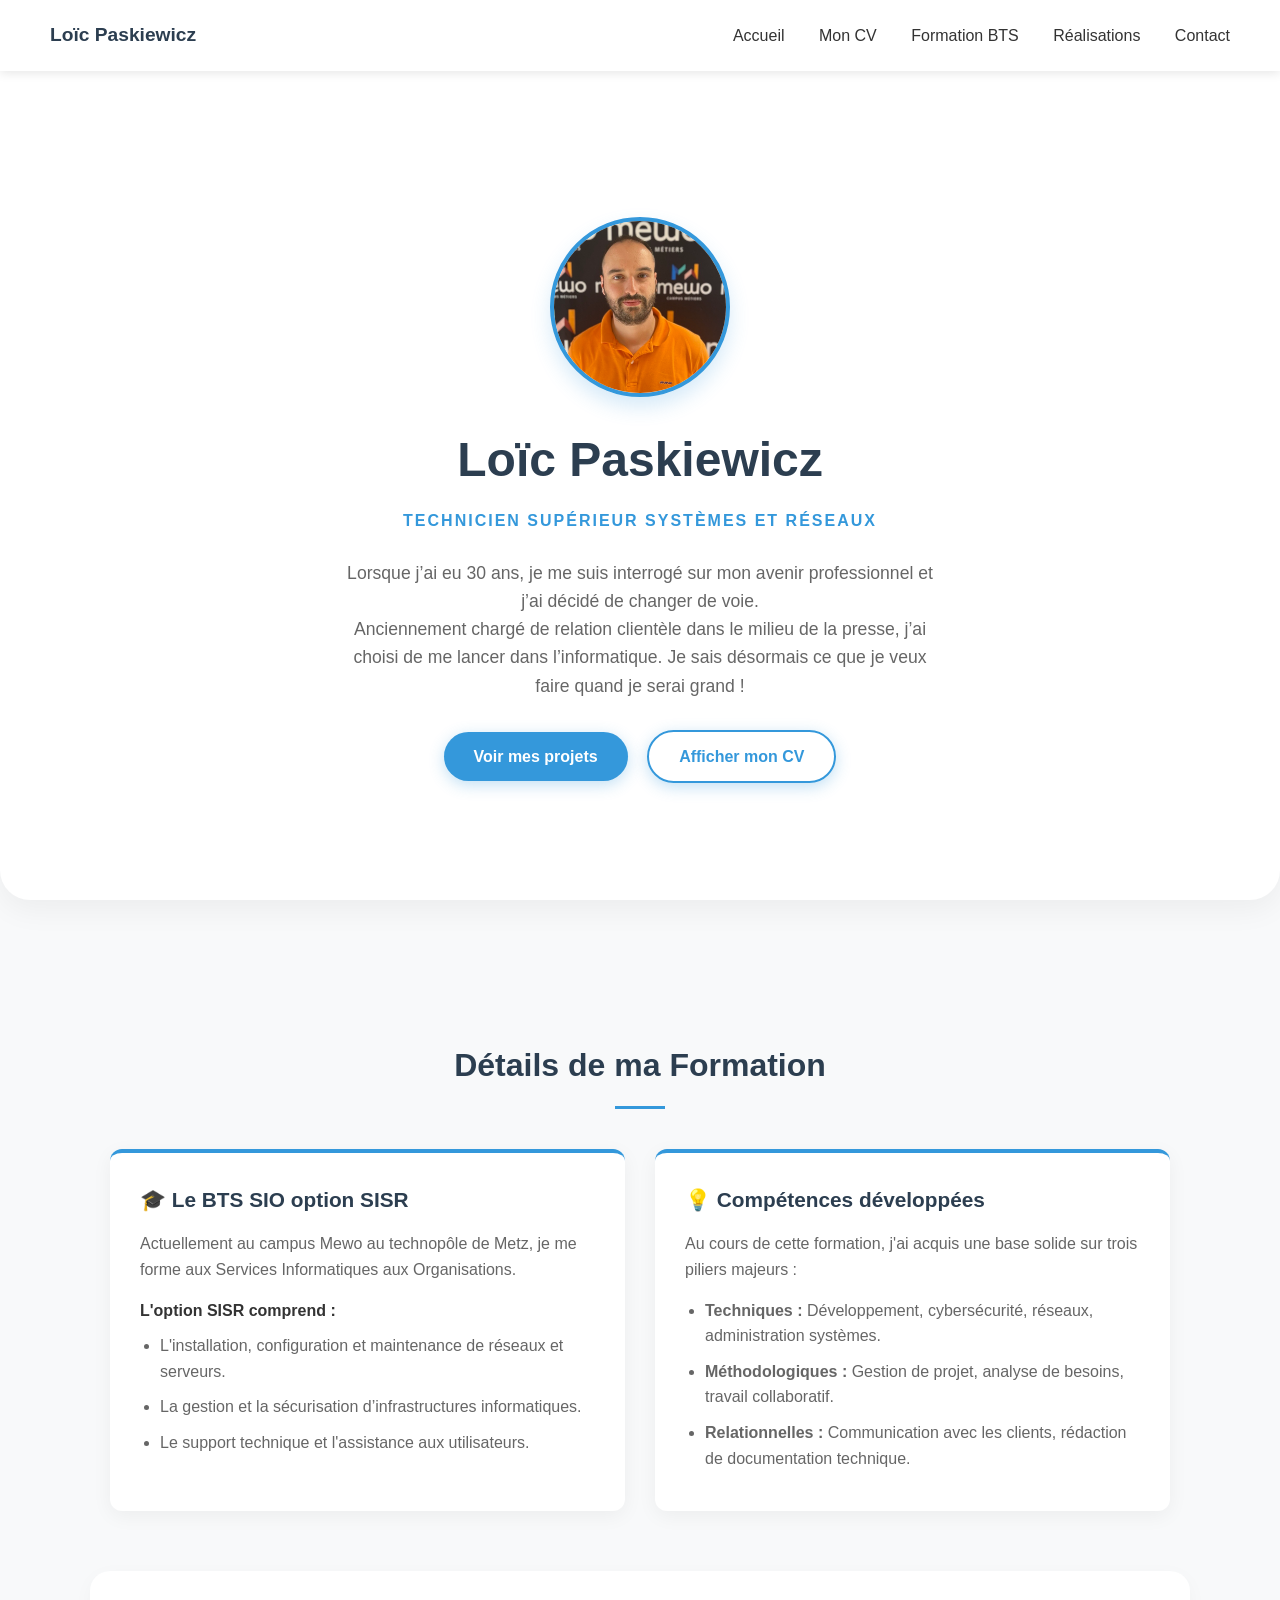
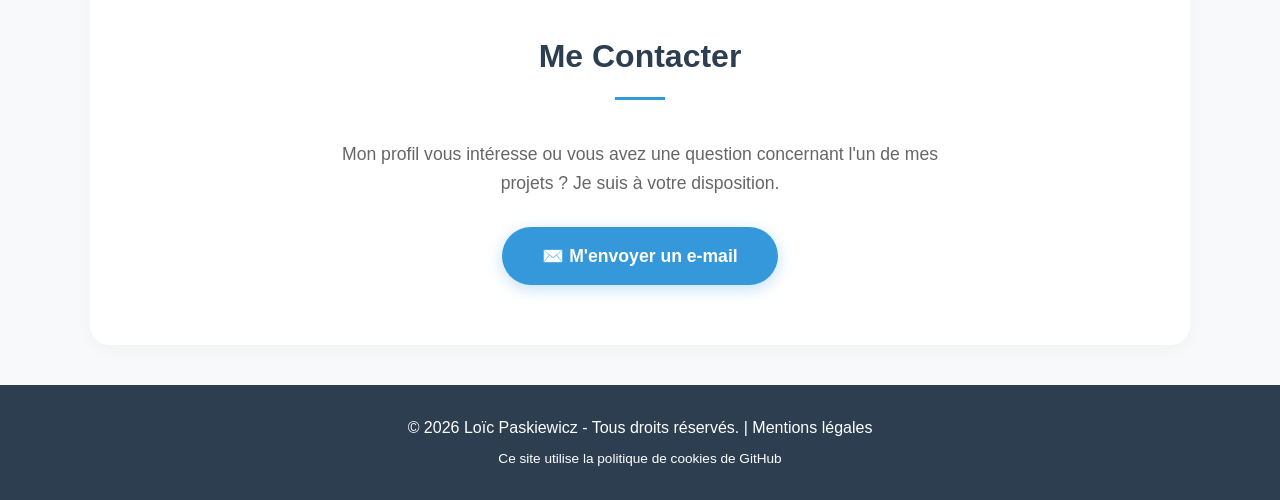
<file: index.html>
<!DOCTYPE html>
<html lang="fr">
<head>
    <meta charset="UTF-8">
    <meta name="viewport" content="width=device-width, initial-scale=1.0">
    <title>Portfolio - Loïc Paskiewicz | BTS SIO SISR</title>
    <style>
        :root {
            --primary-color: #2c3e50;
            --accent-color: #3498db;
            --accent-hover: #2980b9;
            --bg-color: #f8f9fa;
            --section-bg: #ffffff;
            --text-color: #333333;
            --text-light: #666666;
        }

        * {
            margin: 0;
            padding: 0;
            box-sizing: border-box;
            scroll-behavior: smooth;
        }

        body {
            font-family: 'Segoe UI', Tahoma, Geneva, Verdana, sans-serif;
            background-color: var(--bg-color);
            color: var(--text-color);
            line-height: 1.6;
        }

        /* Navigation */
        nav {
            background-color: white;
            box-shadow: 0 2px 10px rgba(0,0,0,0.1);
            position: fixed;
            width: 100%;
            top: 0;
            z-index: 1000;
            display: flex;
            justify-content: space-between;
            padding: 20px 50px;
            align-items: center;
        }

        .logo { font-weight: bold; font-size: 1.2rem; color: var(--primary-color); }
        .nav-links a { text-decoration: none; color: var(--text-color); margin-left: 30px; font-weight: 500; transition: color 0.3s; }
        .nav-links a:hover { color: var(--accent-color); }

        /* Sections */
        section { padding: 100px 20px 60px; max-width: 1100px; margin: 0 auto; }
        .section-title { color: var(--primary-color); font-size: 2rem; text-align: center; margin-bottom: 40px; position: relative; }
        .section-title::after { content: ''; display: block; width: 50px; height: 3px; background: var(--accent-color); margin: 15px auto 0; }

        /* Hero */
        .hero { display: flex; align-items: center; justify-content: center; min-height: 100vh; text-align: center; flex-direction: column; background-color: var(--section-bg); border-radius: 0 0 30px 30px; box-shadow: 0 10px 30px rgba(0,0,0,0.05); margin-bottom: 40px; padding-top: 100px; }
        .profile-photo { width: 180px; height: 180px; border-radius: 50%; object-fit: cover; border: 4px solid var(--accent-color); box-shadow: 0 10px 20px rgba(52, 152, 219, 0.2); margin-bottom: 25px; }
        .hero h1 { font-size: 3rem; color: var(--primary-color); margin-bottom: 10px; }
        .hero-subtitle { color: var(--accent-color); font-weight: bold; text-transform: uppercase; letter-spacing: 2px; margin-bottom: 25px; }
        .intro-text { max-width: 600px; color: var(--text-light); font-size: 1.1rem; margin-bottom: 30px; }

        /* Boutons */
        .btn { display: inline-block; background-color: var(--accent-color); color: white; padding: 12px 30px; text-decoration: none; border-radius: 50px; font-weight: bold; transition: all 0.3s ease; box-shadow: 0 4px 15px rgba(52, 152, 219, 0.3); border: none; cursor: pointer; }
        .btn:hover { background-color: var(--accent-hover); transform: translateY(-2px); }
        .btn-outline { background-color: transparent; color: var(--accent-color); border: 2px solid var(--accent-color); margin-left: 15px; }
        .btn-outline:hover { background-color: var(--accent-color); color: white; }
        .btn-large { padding: 15px 40px; font-size: 1.1rem; }

        /* Grilles & Cartes */
        .info-grid, .projects-grid { display: grid; grid-template-columns: repeat(auto-fit, minmax(300px, 1fr)); gap: 30px; }
        .card, .project-card { background: white; padding: 30px; border-radius: 12px; box-shadow: 0 5px 20px rgba(0,0,0,0.05); }
        .card { border-top: 4px solid var(--accent-color); }
        .card h3, .project-content h4 { color: var(--primary-color); margin-bottom: 15px; font-size: 1.3rem; }
        .card ul { padding-left: 20px; color: var(--text-light); }
        .card li { margin-bottom: 10px; }
        .project-card { padding: 0; overflow: hidden; transition: transform 0.3s; }
        .project-card:hover { transform: translateY(-5px); }
        .project-img { width: 100%; height: 200px; background-color: #e9ecef; display: flex; align-items: center; justify-content: center; color: #aaa; }
        .project-content { padding: 25px; }
        .project-content p { color: var(--text-light); font-size: 0.95rem; margin-bottom: 15px; }

        /* Contact Section */
        #contact {
            text-align: center;
            background-color: var(--section-bg);
            border-radius: 20px;
            box-shadow: 0 5px 20px rgba(0,0,0,0.03);
            margin-bottom: 40px;
            padding: 60px 20px;
        }

        footer { background-color: var(--primary-color); color: white; text-align: center; padding: 30px 20px; margin-top: 20px; }

        @media (max-width: 768px) {
            nav { flex-direction: column; padding: 15px; }
            .nav-links { margin-top: 15px; display: flex; flex-wrap: wrap; justify-content: center; gap: 10px; }
            .nav-links a { margin: 0 5px; font-size: 0.9rem; }
            .hero h1 { font-size: 2.2rem; }
            .btn-outline { margin-left: 0; margin-top: 15px; }
        }
    </style>
</head>
<body>

    <nav>
        <div class="logo">Loïc Paskiewicz</div>
        <div class="nav-links">
            <a href="#accueil">Accueil</a>
            <a href="cv.html">Mon CV</a>
            <a href="#formation">Formation BTS</a>
            <a href="realisations.html">Réalisations</a>
            <a href="#contact">Contact</a>
        </div>
    </nav>

    <header id="accueil" class="hero">
        <img src="moi mewo.jpg" alt="Loïc Paskiewicz" class="profile-photo">
        <h1>Loïc Paskiewicz</h1>
        <div class="hero-subtitle">Technicien Supérieur Systèmes et Réseaux</div>
        <div class="intro-text">
            <p>Lorsque j’ai eu 30 ans, je me suis interrogé sur mon avenir professionnel et j’ai décidé de changer de voie.</p>
            <p>Anciennement chargé de relation clientèle dans le milieu de la presse, j’ai choisi de me lancer dans l’informatique. Je sais désormais ce que je veux faire quand je serai grand !</p>
        </div>
        <div>
            <a href="#realisations" class="btn">Voir mes projets</a>
            <a href="cv.html" class="btn btn-outline">Afficher mon CV</a>
        </div>
    </header>

    <section id="formation">
        <h2 class="section-title">Détails de ma Formation</h2>
        <div class="info-grid">
            <div class="card">
                <h3>🎓 Le BTS SIO option SISR</h3>
                <p style="margin-bottom: 15px; color: var(--text-light);">Actuellement au campus Mewo au technopôle de Metz, je me forme aux Services Informatiques aux Organisations.</p>
                <strong>L'option SISR comprend :</strong>
                <ul style="margin-top: 10px;">
                    <li>L'installation, configuration et maintenance de réseaux et serveurs.</li>
                    <li>La gestion et la sécurisation d’infrastructures informatiques.</li>
                    <li>Le support technique et l'assistance aux utilisateurs.</li>
                </ul>
            </div>
            <div class="card">
                <h3>💡 Compétences développées</h3>
                <p style="margin-bottom: 15px; color: var(--text-light);">Au cours de cette formation, j'ai acquis une base solide sur trois piliers majeurs :</p>
                <ul style="margin-top: 10px;">
                    <li><strong>Techniques :</strong> Développement, cybersécurité, réseaux, administration systèmes.</li>
                    <li><strong>Méthodologiques :</strong> Gestion de projet, analyse de besoins, travail collaboratif.</li>
                    <li><strong>Relationnelles :</strong> Communication avec les clients, rédaction de documentation technique.</li>
                </ul>
            </div>
        </div>
    </section>

    

    <section id="contact">
        <h2 class="section-title">Me Contacter</h2>
        <p style="margin-bottom: 30px; color: var(--text-light); font-size: 1.1rem; max-width: 600px; margin-left: auto; margin-right: auto;">
            Mon profil vous intéresse ou vous avez une question concernant l'un de mes projets ? Je suis à votre disposition.
        </p>
        <!-- Bouton mailto -->
        <a href="mailto:lpskie@gmx.com" class="btn btn-large">✉️ M'envoyer un e-mail</a>
    </section>

    <footer>
        <p>© 2026 Loïc Paskiewicz - Tous droits réservés. | Mentions légales</p>
<p style="margin-top: 8px; font-size: 0.85rem;">Ce site utilise la politique de cookies de GitHub</p>
        
    </footer>

</body>
</html>
</file>
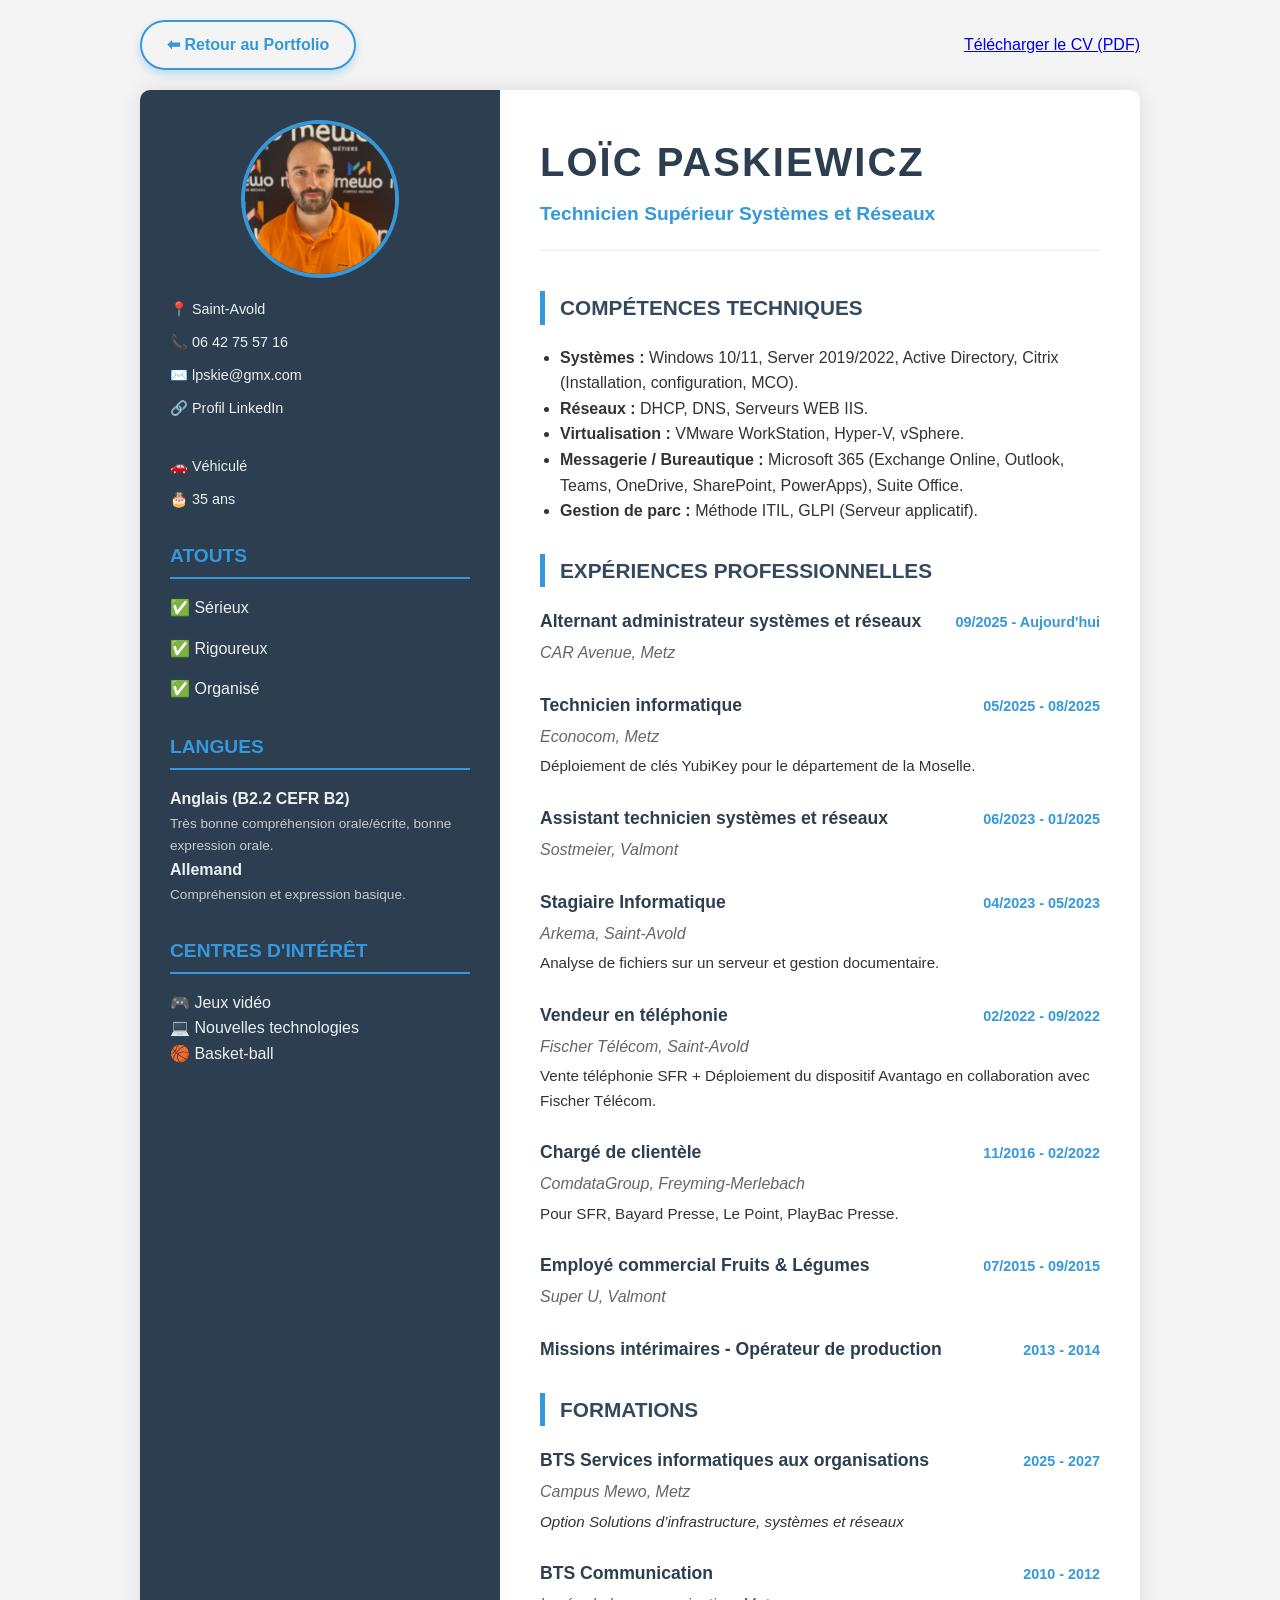
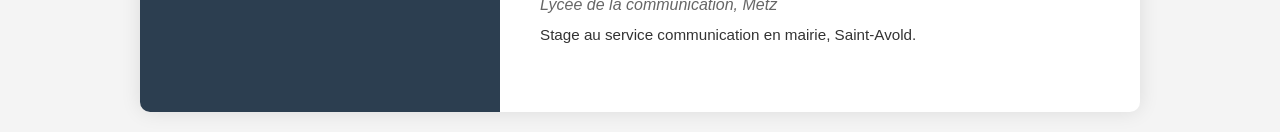
<file: cv.html>
<!DOCTYPE html>
<html lang="fr">
<head>
    <meta charset="UTF-8">
    <meta name="viewport" content="width=device-width, initial-scale=1.0">
    <title>CV - Loïc Paskiewicz</title>
    <style>
        :root {
            --primary-color: #2c3e50;
            --secondary-color: #34495e;
            --accent-color: #3498db;
            --accent-hover: #2980b9;
            --text-color: #333;
            --bg-color: #f4f4f4;
            --sidebar-bg: #2c3e50;
            --sidebar-text: #ecf0f1;
        }

        body {
            font-family: 'Segoe UI', Tahoma, Geneva, Verdana, sans-serif;
            line-height: 1.6;
            margin: 0;
            padding: 20px;
            background-color: var(--bg-color);
            color: var(--text-color);
        }

        /* Barre d'action en haut (Retour et Téléchargement) */
        .top-actions {
            max-width: 1000px;
            margin: 0 auto 20px auto;
            display: flex;
            justify-content: space-between;
            align-items: center;
        }

        .btn {
            display: inline-block;
            background-color: var(--accent-color);
            color: white;
            padding: 10px 25px;
            text-decoration: none;
            border-radius: 50px;
            font-weight: bold;
            transition: all 0.3s ease;
            box-shadow: 0 4px 10px rgba(52, 152, 219, 0.3);
            border: none;
        }

        .btn:hover {
            background-color: var(--accent-hover);
            transform: translateY(-2px);
        }

        .btn-outline {
            background-color: transparent;
            color: var(--accent-color);
            border: 2px solid var(--accent-color);
        }

        .btn-outline:hover {
            background-color: var(--accent-color);
            color: white;
        }

        /* Conteneur principal du CV */
        .container {
            display: flex;
            max-width: 1000px;
            margin: 0 auto;
            background: white;
            box-shadow: 0 0 20px rgba(0,0,0,0.1);
            border-radius: 10px;
            overflow: hidden;
        }

        /* Sidebar Styles */
        .sidebar {
            width: 300px;
            background-color: var(--sidebar-bg);
            color: var(--sidebar-text);
            padding: 30px;
            flex-shrink: 0;
        }

        .profile-photo {
            width: 150px;
            height: 150px;
            background-color: #ddd;
            border-radius: 50%;
            margin: 0 auto 20px;
            display: block;
            object-fit: cover;
            border: 4px solid var(--accent-color);
        }

        .sidebar h2 {
            color: var(--accent-color);
            font-size: 1.2rem;
            border-bottom: 2px solid var(--accent-color);
            padding-bottom: 5px;
            margin-top: 30px;
            margin-bottom: 15px;
            text-transform: uppercase;
        }

        .contact-info, .skills-list, .languages-list, .interests-list {
            list-style: none;
            padding: 0;
        }

        .contact-info li { margin-bottom: 10px; font-size: 0.9rem; }
        .contact-info strong { color: var(--accent-color); }
        .contact-info a { color: var(--sidebar-text); text-decoration: none; }
        .contact-info a:hover { color: var(--accent-color); }
        
        .skills-list li { margin-bottom: 15px; }
        .skills-sub {
            display: block;
            font-size: 0.85rem;
            opacity: 0.8;
            margin-top: 2px;
        }

        /* Main Content Styles */
        .main-content {
            flex-grow: 1;
            padding: 40px;
        }

        header {
            margin-bottom: 40px;
            border-bottom: 2px solid var(--bg-color);
            padding-bottom: 20px;
        }

        header h1 {
            margin: 0;
            color: var(--primary-color);
            font-size: 2.5rem;
            text-transform: uppercase;
            letter-spacing: 2px;
        }

        header .title {
            font-size: 1.2rem;
            color: var(--accent-color);
            font-weight: bold;
            margin-top: 5px;
        }

        .section-title {
            color: var(--secondary-color);
            border-left: 5px solid var(--accent-color);
            padding-left: 15px;
            margin-top: 30px;
            margin-bottom: 20px;
            text-transform: uppercase;
            font-size: 1.3rem;
        }

        .experience-item, .education-item { margin-bottom: 25px; }

        .job-header, .edu-header {
            display: flex;
            justify-content: space-between;
            align-items: baseline;
            margin-bottom: 5px;
        }

        .job-title {
            font-weight: bold;
            font-size: 1.1rem;
            color: var(--primary-color);
        }

        .company { font-style: italic; color: #666; }
        .date {
            color: var(--accent-color);
            font-weight: bold;
            font-size: 0.9rem;
            min-width: 120px;
            text-align: right;
        }
        .description { margin-top: 5px; font-size: 0.95rem; }

        /* Responsive Design */
        @media (max-width: 768px) {
            .top-actions { flex-direction: column; gap: 15px; }
            .container { flex-direction: column; }
            .sidebar { width: auto; padding: 20px; }
            .main-content { padding: 20px; }
            .job-header, .edu-header { flex-direction: column; }
            .date { text-align: left; margin-bottom: 5px; }
        }
    </style>
</head>
<body>

<div class="top-actions">
    <a href="index.html" class="btn btn-outline">⬅ Retour au Portfolio</a>
    <a href="CV.pdf" download>Télécharger le CV (PDF)</a>
</div>

<div class="container">
    <aside class="sidebar">
        <img src="moi mewo.jpg" alt="Loïc Paskiewicz" class="profile-photo">

        <ul class="contact-info">
            <li><strong>📍</strong> Saint-Avold</li>
            <li><strong>📞</strong> 06 42 75 57 16</li>
            <li>✉️ <a href="mailto:lpskie@gmx.com">lpskie@gmx.com</a></li>
            <li>🔗 <a href="https://www.linkedin.com/in/loïc-paskiewicz-340488150/" target="_blank">Profil LinkedIn</a></li>
            <br>
            <li><strong>🚗</strong> Véhiculé</li>
            <li><strong>🎂</strong> 35 ans</li>
        </ul>

        <h2>Atouts</h2>
        <ul class="skills-list">
            <li>✅ Sérieux</li>
            <li>✅ Rigoureux</li>
            <li>✅ Organisé</li>
        </ul>

        <h2>Langues</h2>
        <ul class="languages-list">
            <li>
                <strong>Anglais (B2.2 CEFR B2)</strong>
                <span class="skills-sub">Très bonne compréhension orale/écrite, bonne expression orale.</span>
            </li>
            <li>
                <strong>Allemand</strong>
                <span class="skills-sub">Compréhension et expression basique.</span>
            </li>
        </ul>

        <h2>Centres d'intérêt</h2>
        <ul class="interests-list">
            <li>🎮 Jeux vidéo</li>
            <li>💻 Nouvelles technologies</li>
            <li>🏀 Basket-ball</li>
        </ul>
    </aside>

    <main class="main-content">
        <header>
            <h1>Loïc Paskiewicz</h1>
            <div class="title">Technicien Supérieur Systèmes et Réseaux</div>
        </header>

        <h2 class="section-title">Compétences Techniques</h2>
        <div class="experience-item">
            <ul style="padding-left: 20px;">
                <li><strong>Systèmes :</strong> Windows 10/11, Server 2019/2022, Active Directory, Citrix (Installation, configuration, MCO).</li>
                <li><strong>Réseaux :</strong> DHCP, DNS, Serveurs WEB IIS.</li>
                <li><strong>Virtualisation :</strong> VMware WorkStation, Hyper-V, vSphere.</li>
                <li><strong>Messagerie / Bureautique :</strong> Microsoft 365 (Exchange Online, Outlook, Teams, OneDrive, SharePoint, PowerApps), Suite Office.</li>
                <li><strong>Gestion de parc :</strong> Méthode ITIL, GLPI (Serveur applicatif).</li>
            </ul>
        </div>

        <h2 class="section-title">Expériences Professionnelles</h2>

        <div class="experience-item">
            <div class="job-header">
                <span class="job-title">Alternant administrateur systèmes et réseaux</span>
                <span class="date">09/2025 - Aujourd'hui</span>
            </div>
            <div class="company">CAR Avenue, Metz</div>
        </div>

        <div class="experience-item">
            <div class="job-header">
                <span class="job-title">Technicien informatique</span>
                <span class="date">05/2025 - 08/2025</span>
            </div>
            <div class="company">Econocom, Metz</div>
            <div class="description">Déploiement de clés YubiKey pour le département de la Moselle.</div>
        </div>

        <div class="experience-item">
            <div class="job-header">
                <span class="job-title">Assistant technicien systèmes et réseaux</span>
                <span class="date">06/2023 - 01/2025</span>
            </div>
            <div class="company">Sostmeier, Valmont</div>
        </div>

        <div class="experience-item">
            <div class="job-header">
                <span class="job-title">Stagiaire Informatique</span>
                <span class="date">04/2023 - 05/2023</span>
            </div>
            <div class="company">Arkema, Saint-Avold</div>
            <div class="description">Analyse de fichiers sur un serveur et gestion documentaire.</div>
        </div>

        <div class="experience-item">
            <div class="job-header">
                <span class="job-title">Vendeur en téléphonie</span>
                <span class="date">02/2022 - 09/2022</span>
            </div>
            <div class="company">Fischer Télécom, Saint-Avold</div>
            <div class="description">Vente téléphonie SFR + Déploiement du dispositif Avantago en collaboration avec Fischer Télécom.</div>
        </div>

        <div class="experience-item">
            <div class="job-header">
                <span class="job-title">Chargé de clientèle</span>
                <span class="date">11/2016 - 02/2022</span>
            </div>
            <div class="company">ComdataGroup, Freyming-Merlebach</div>
            <div class="description">Pour SFR, Bayard Presse, Le Point, PlayBac Presse.</div>
        </div>

        <div class="experience-item">
            <div class="job-header">
                <span class="job-title">Employé commercial Fruits & Légumes</span>
                <span class="date">07/2015 - 09/2015</span>
            </div>
            <div class="company">Super U, Valmont</div>
        </div>
        
        <div class="experience-item">
            <div class="job-header">
                <span class="job-title">Missions intérimaires - Opérateur de production</span>
                <span class="date">2013 - 2014</span>
            </div>
        </div>

        <h2 class="section-title">Formations</h2>

        <div class="education-item">
            <div class="edu-header">
                <span class="job-title">BTS Services informatiques aux organisations</span>
                <span class="date">2025 - 2027</span>
            </div>
            <div class="company">Campus Mewo, Metz</div>
            <div class="description"><i>Option Solutions d’infrastructure, systèmes et réseaux</i></div>
        </div>

        <div class="education-item">
            <div class="edu-header">
                <span class="job-title">BTS Communication</span>
                <span class="date">2010 - 2012</span>
            </div>
            <div class="company">Lycée de la communication, Metz</div>
            <div class="description">Stage au service communication en mairie, Saint-Avold.</div>
        </div>

    </main>
</div>

</body>
</html>
</file>
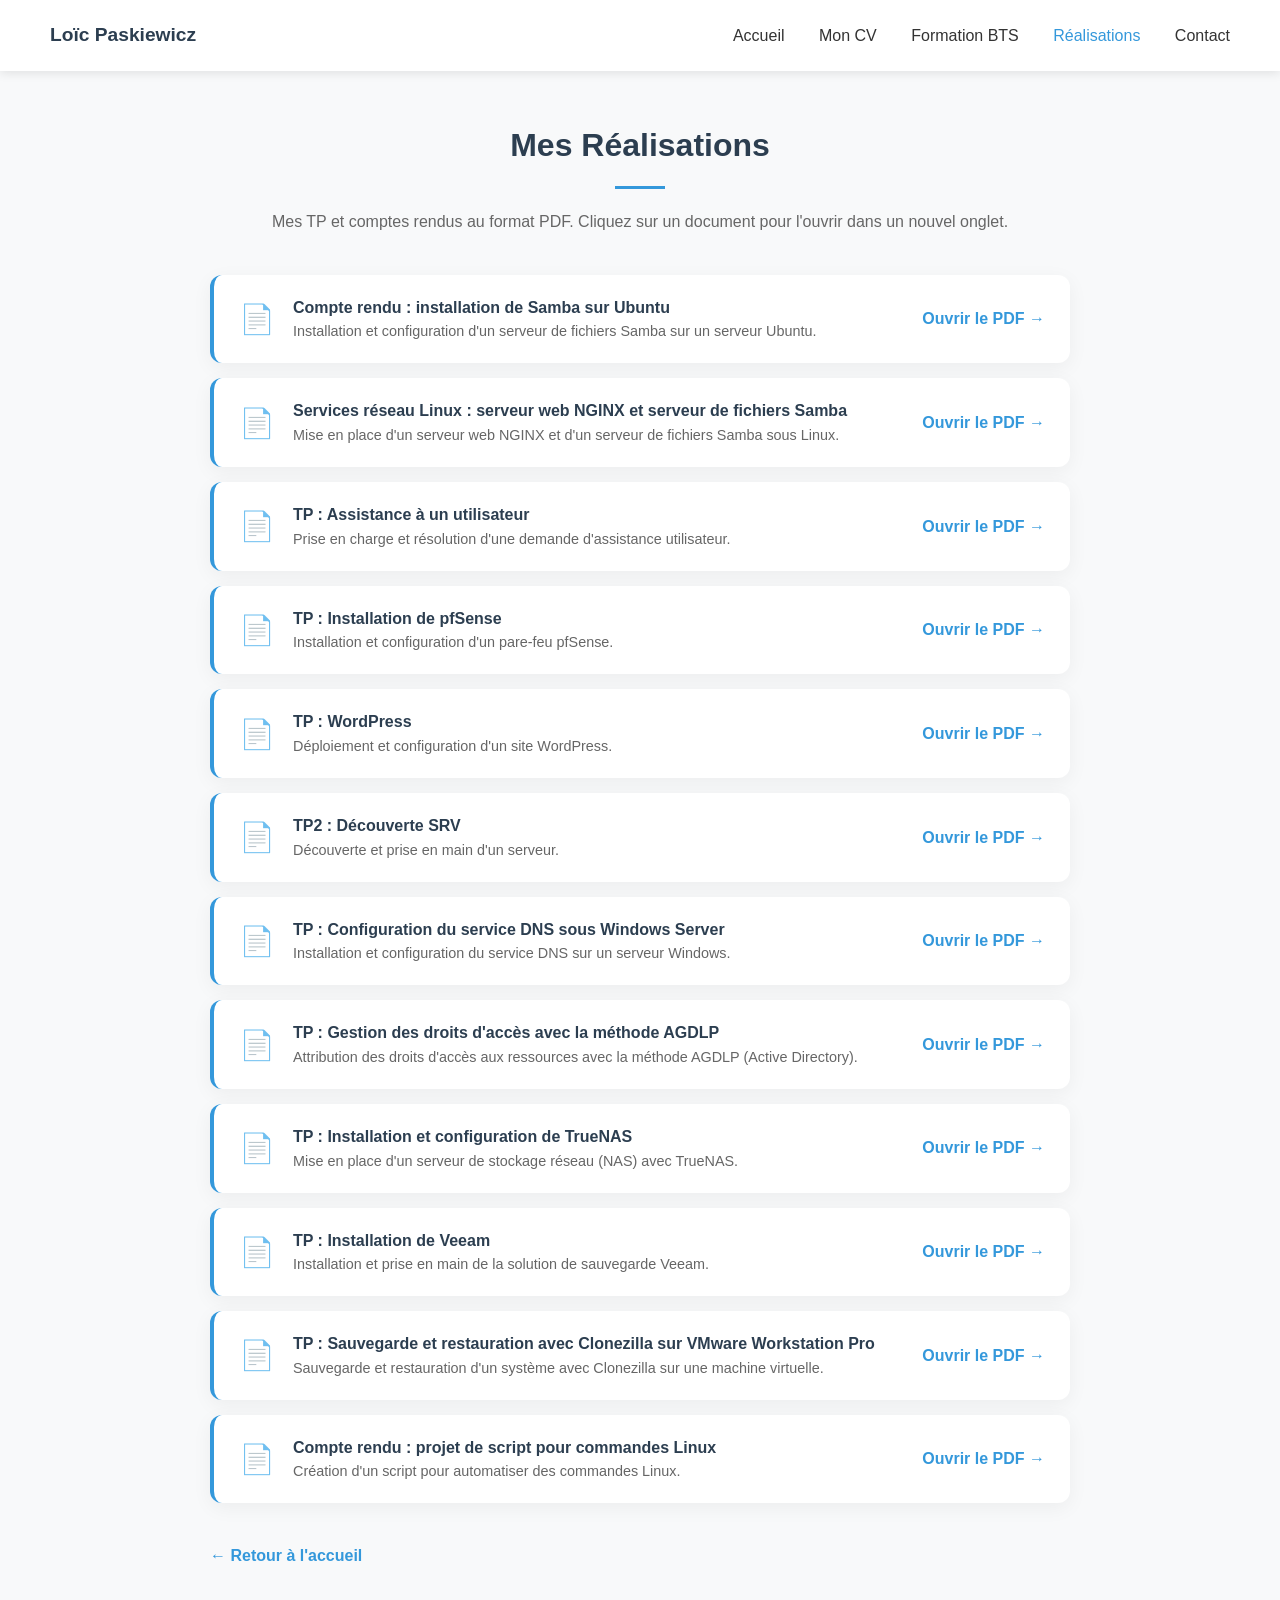
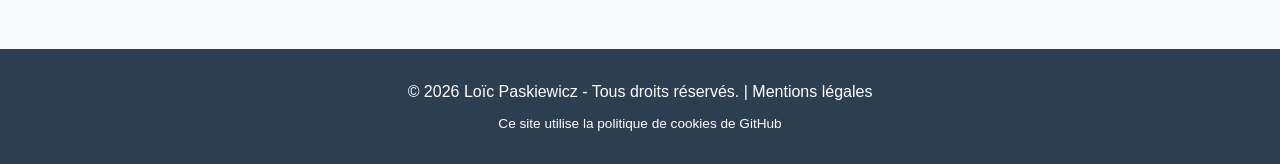
<file: realisations.html>
<!DOCTYPE html>
<html lang="fr">
<head>
    <meta charset="UTF-8">
    <meta name="viewport" content="width=device-width, initial-scale=1.0">
    <title>Mes réalisations - Loïc Paskiewicz | BTS SIO SISR</title>
    <style>
        :root {
            --primary-color: #2c3e50;
            --accent-color: #3498db;
            --accent-hover: #2980b9;
            --bg-color: #f8f9fa;
            --section-bg: #ffffff;
            --text-color: #333333;
            --text-light: #666666;
        }

        * { margin: 0; padding: 0; box-sizing: border-box; scroll-behavior: smooth; }

        body {
            font-family: 'Segoe UI', Tahoma, Geneva, Verdana, sans-serif;
            background-color: var(--bg-color);
            color: var(--text-color);
            line-height: 1.6;
        }

        /* Navigation */
        nav {
            background-color: white;
            box-shadow: 0 2px 10px rgba(0,0,0,0.1);
            position: fixed;
            width: 100%;
            top: 0;
            z-index: 1000;
            display: flex;
            justify-content: space-between;
            padding: 20px 50px;
            align-items: center;
        }
        .logo { font-weight: bold; font-size: 1.2rem; color: var(--primary-color); text-decoration: none; }
        .nav-links a { text-decoration: none; color: var(--text-color); margin-left: 30px; font-weight: 500; transition: color 0.3s; }
        .nav-links a:hover, .nav-links a.active { color: var(--accent-color); }

        /* Section */
        section { padding: 120px 20px 60px; max-width: 900px; margin: 0 auto; }
        .section-title { color: var(--primary-color); font-size: 2rem; text-align: center; margin-bottom: 20px; position: relative; }
        .section-title::after { content: ''; display: block; width: 50px; height: 3px; background: var(--accent-color); margin: 15px auto 0; }
        .intro { text-align: center; color: var(--text-light); margin-bottom: 40px; }

        /* Liste des documents */
        .doc-list { list-style: none; display: grid; gap: 15px; }
        .doc-list a {
            display: flex;
            align-items: center;
            gap: 18px;
            background: white;
            padding: 20px 25px;
            border-radius: 12px;
            border-left: 4px solid var(--accent-color);
            box-shadow: 0 5px 20px rgba(0,0,0,0.05);
            text-decoration: none;
            color: var(--text-color);
            transition: transform 0.3s, box-shadow 0.3s;
        }
        .doc-list a:hover { transform: translateY(-3px); box-shadow: 0 8px 25px rgba(52,152,219,0.2); }
        .doc-icon { font-size: 1.8rem; }
        .doc-title { font-weight: 600; color: var(--primary-color); display: block; }
        .doc-desc { font-size: 0.9rem; color: var(--text-light); display: block; }
        .doc-open { margin-left: auto; color: var(--accent-color); font-weight: 600; white-space: nowrap; }

        .back { display: inline-block; margin-top: 40px; color: var(--accent-color); text-decoration: none; font-weight: 600; }
        .back:hover { color: var(--accent-hover); }

        footer { background-color: var(--primary-color); color: white; text-align: center; padding: 30px 20px; margin-top: 20px; }

        @media (max-width: 768px) {
            nav { flex-direction: column; padding: 15px; }
            .nav-links { margin-top: 15px; display: flex; flex-wrap: wrap; justify-content: center; gap: 10px; }
            .nav-links a { margin: 0 5px; font-size: 0.9rem; }
            section { padding-top: 160px; }
            .doc-list a { flex-wrap: wrap; }
            .doc-open { margin-left: 0; }
        }
    </style>
</head>
<body>

    <nav>
        <a class="logo" href="index.html">Loïc Paskiewicz</a>
        <div class="nav-links">
            <a href="index.html#accueil">Accueil</a>
            <a href="cv.html">Mon CV</a>
            <a href="index.html#formation">Formation BTS</a>
            <a href="realisations.html" class="active">Réalisations</a>
            <a href="index.html#contact">Contact</a>
        </div>
    </nav>

    <section id="realisations">
        <h1 class="section-title">Mes Réalisations</h1>
        <p class="intro">Mes TP et comptes rendus au format PDF. Cliquez sur un document pour l'ouvrir dans un nouvel onglet.</p>

        <!--
          POUR AJOUTER UN DOCUMENT : copier un bloc <li> ... </li> et changer :
            1. le nom du fichier dans href="docs/..."  (identique au nom dans GitHub)
            2. le titre
            3. la description
        -->
        <ul class="doc-list">

            <li>
                <a href="docs/Compte%20rendu%20installation%20Samba%20sur%20un%20serveur%20Ubuntu%20par%20Lo%C3%AFc%20PASKIEWICZ.pdf" target="_blank" rel="noopener">
                    <span class="doc-icon">📄</span>
                    <span>
                        <span class="doc-title">Compte rendu : installation de Samba sur Ubuntu</span>
                        <span class="doc-desc">Installation et configuration d'un serveur de fichiers Samba sur un serveur Ubuntu.</span>
                    </span>
                    <span class="doc-open">Ouvrir le PDF →</span>
                </a>
            </li>

            <li>
                <a href="docs/Services%20r%C3%A9seau%20Linux%20Serveur%20Web%20NGINX%20%2B%20Serveur%20de%20fichiers%20SAMBA%20par%20Loic%20PASKIEWICZ.pdf" target="_blank" rel="noopener">
                    <span class="doc-icon">📄</span>
                    <span>
                        <span class="doc-title">Services réseau Linux : serveur web NGINX et serveur de fichiers Samba</span>
                        <span class="doc-desc">Mise en place d'un serveur web NGINX et d'un serveur de fichiers Samba sous Linux.</span>
                    </span>
                    <span class="doc-open">Ouvrir le PDF →</span>
                </a>
            </li>

            <li>
                <a href="docs/TP%20Assistance%20%C3%A0%20un%20utilisateur%20Loic%20PASKIEWICZ.pdf" target="_blank" rel="noopener">
                    <span class="doc-icon">📄</span>
                    <span>
                        <span class="doc-title">TP : Assistance à un utilisateur</span>
                        <span class="doc-desc">Prise en charge et résolution d'une demande d'assistance utilisateur.</span>
                    </span>
                    <span class="doc-open">Ouvrir le PDF →</span>
                </a>
            </li>

            <li>
                <a href="docs/TP%20Installation%20de%20pfSense%20Lo%C3%AFc%20PASKIEWICZ.pdf" target="_blank" rel="noopener">
                    <span class="doc-icon">📄</span>
                    <span>
                        <span class="doc-title">TP : Installation de pfSense</span>
                        <span class="doc-desc">Installation et configuration d'un pare-feu pfSense.</span>
                    </span>
                    <span class="doc-open">Ouvrir le PDF →</span>
                </a>
            </li>

            <li>
                <a href="docs/TP%20WordPress%20Lo%C3%AFc%20PASKIEWICZ.pdf" target="_blank" rel="noopener">
                    <span class="doc-icon">📄</span>
                    <span>
                        <span class="doc-title">TP : WordPress</span>
                        <span class="doc-desc">Déploiement et configuration d'un site WordPress.</span>
                    </span>
                    <span class="doc-open">Ouvrir le PDF →</span>
                </a>
            </li>

            <li>
                <a href="docs/TP2%20D%C3%A9couverte%20SRV%20Lo%C3%AFc%20Paskiewicz.pdf" target="_blank" rel="noopener">
                    <span class="doc-icon">📄</span>
                    <span>
                        <span class="doc-title">TP2 : Découverte SRV</span>
                        <span class="doc-desc">Découverte et prise en main d'un serveur.</span>
                    </span>
                    <span class="doc-open">Ouvrir le PDF →</span>
                </a>
            </li>
            <li>
                <a href="docs/TP%20Configuration%20du%20service%20DNS%20sous%20Windows%20Server%20Loic%20PASKIEWICZ.pdf" target="_blank" rel="noopener">
                    <span class="doc-icon">📄</span>
                    <span>
                        <span class="doc-title">TP : Configuration du service DNS sous Windows Server</span>
                        <span class="doc-desc">Installation et configuration du service DNS sur un serveur Windows.</span>
                    </span>
                    <span class="doc-open">Ouvrir le PDF →</span>
                </a>
            </li>

            <li>
                <a href="docs/TP%20Gestion%20des%20droits%20d%27acc%C3%A8s%20avec%20la%20m%C3%A9thode%20AGDLP%20Lo%C3%AFc%20PASKIEWICZ.pdf" target="_blank" rel="noopener">
                    <span class="doc-icon">📄</span>
                    <span>
                        <span class="doc-title">TP : Gestion des droits d'accès avec la méthode AGDLP</span>
                        <span class="doc-desc">Attribution des droits d'accès aux ressources avec la méthode AGDLP (Active Directory).</span>
                    </span>
                    <span class="doc-open">Ouvrir le PDF →</span>
                </a>
            </li>

            <li>
                <a href="docs/TP%20Installation%20et%20Configuration%20de%20TrueNAS%20Lo%C3%AFc%20PASKIEWICZ.pdf" target="_blank" rel="noopener">
                    <span class="doc-icon">📄</span>
                    <span>
                        <span class="doc-title">TP : Installation et configuration de TrueNAS</span>
                        <span class="doc-desc">Mise en place d'un serveur de stockage réseau (NAS) avec TrueNAS.</span>
                    </span>
                    <span class="doc-open">Ouvrir le PDF →</span>
                </a>
            </li>

            <li>
                <a href="docs/TP%20installation%20Veeam%20Lo%C3%AFc%20PASKIEWICZ.pdf" target="_blank" rel="noopener">
                    <span class="doc-icon">📄</span>
                    <span>
                        <span class="doc-title">TP : Installation de Veeam</span>
                        <span class="doc-desc">Installation et prise en main de la solution de sauvegarde Veeam.</span>
                    </span>
                    <span class="doc-open">Ouvrir le PDF →</span>
                </a>
            </li>

            <li>
                <a href="docs/TP%20Lo%C3%AFc%20PASKIEWICZ%20Sauvegarde%20et%20restauration%20avec%20CloneZilla%20sur%20VMware%20Workstation%20Pro.pdf" target="_blank" rel="noopener">
                    <span class="doc-icon">📄</span>
                    <span>
                        <span class="doc-title">TP : Sauvegarde et restauration avec Clonezilla sur VMware Workstation Pro</span>
                        <span class="doc-desc">Sauvegarde et restauration d'un système avec Clonezilla sur une machine virtuelle.</span>
                    </span>
                    <span class="doc-open">Ouvrir le PDF →</span>
                </a>
            </li>
                        <li>
                <a href="docs/Compte%20rendu%20TP%20projet%20script%20pour%20commandes%20Linux.pdf" target="_blank" rel="noopener">
                    <span class="doc-icon">📄</span>
                    <span>
                        <span class="doc-title">Compte rendu : projet de script pour commandes Linux</span>
                        <span class="doc-desc">Création d'un script pour automatiser des commandes Linux.</span>
                    </span>
                    <span class="doc-open">Ouvrir le PDF →</span>
                </a>
            </li>
        </ul>

        <a class="back" href="index.html">← Retour à l'accueil</a>
    </section>

    <footer>
        <p>© 2026 Loïc Paskiewicz - Tous droits réservés. | Mentions légales</p>
<p style="margin-top: 8px; font-size: 0.85rem;">Ce site utilise la politique de cookies de GitHub</p>
    </footer>

</body>
</html>
</file>
